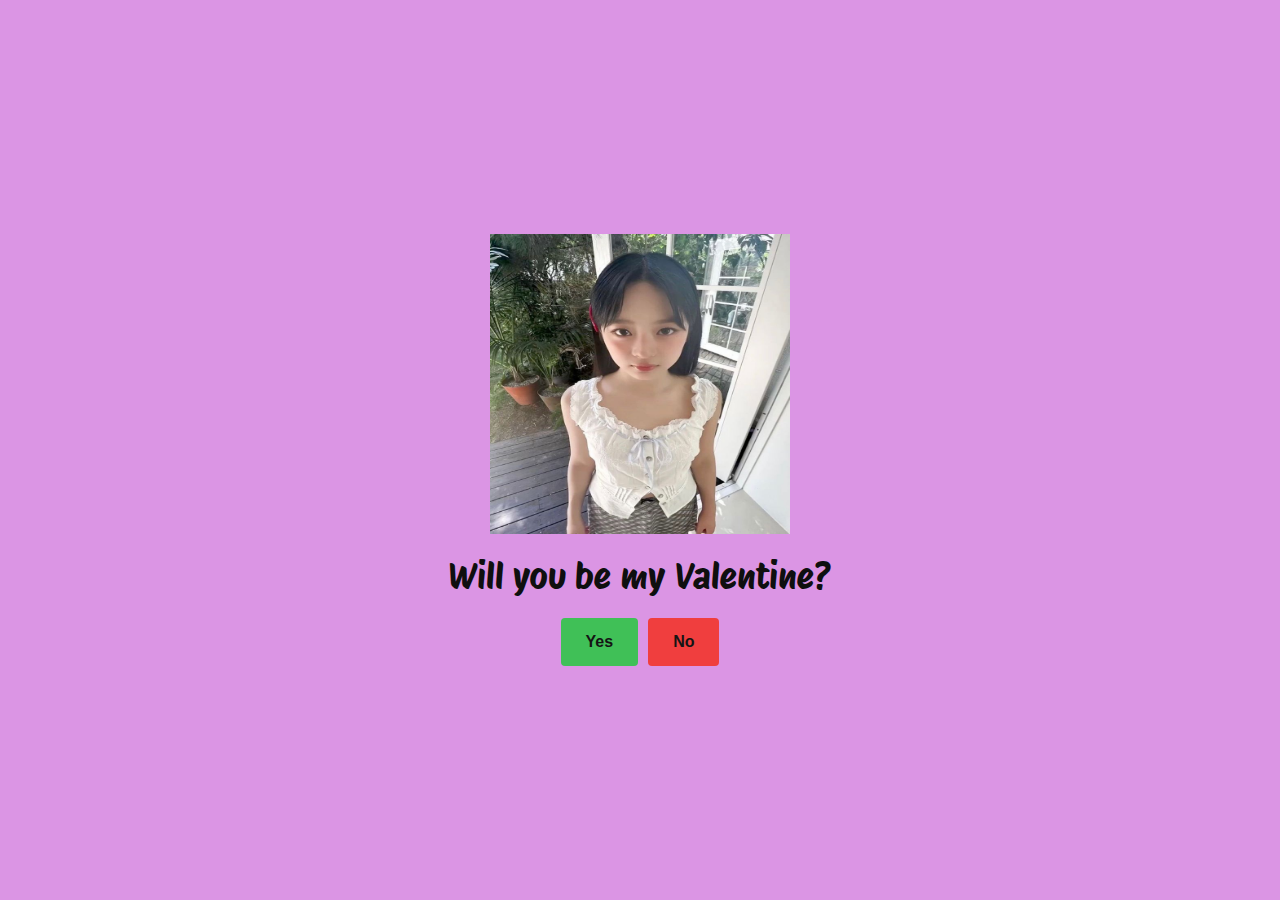
<file: index.html>
<!DOCTYPE html>
<html lang="en">
  <head>
    <meta charset="UTF-8" />
    <meta name="viewport" content="width=device-width, initial-scale=1.0" />
    <link rel="preconnect" href="https://fonts.googleapis.com" />
    <link rel="preconnect" href="https://fonts.gstatic.com" crossorigin />
    <link
      href="https://fonts.googleapis.com/css2?family=Protest+Riot&display=swap"
      rel="stylesheet"
    />
    <link rel="stylesheet" href="style.css" />
    <title>Valentine</title>
  </head>
  <body>
    <main class="container">
      <img class="cat-img" src="cat-0.jpeg" alt="Picture of a cat" />
      <p class="title">Will you be my Valentine?</p>
      <div class="buttons">
        <button type="button" class="btn btn--yes">Yes</button>
        <button type="button" class="btn btn--no">No</button>
      </div>
    </main>

    <script type="module" src="script.js"></script>
  </body>
</html>
</file>
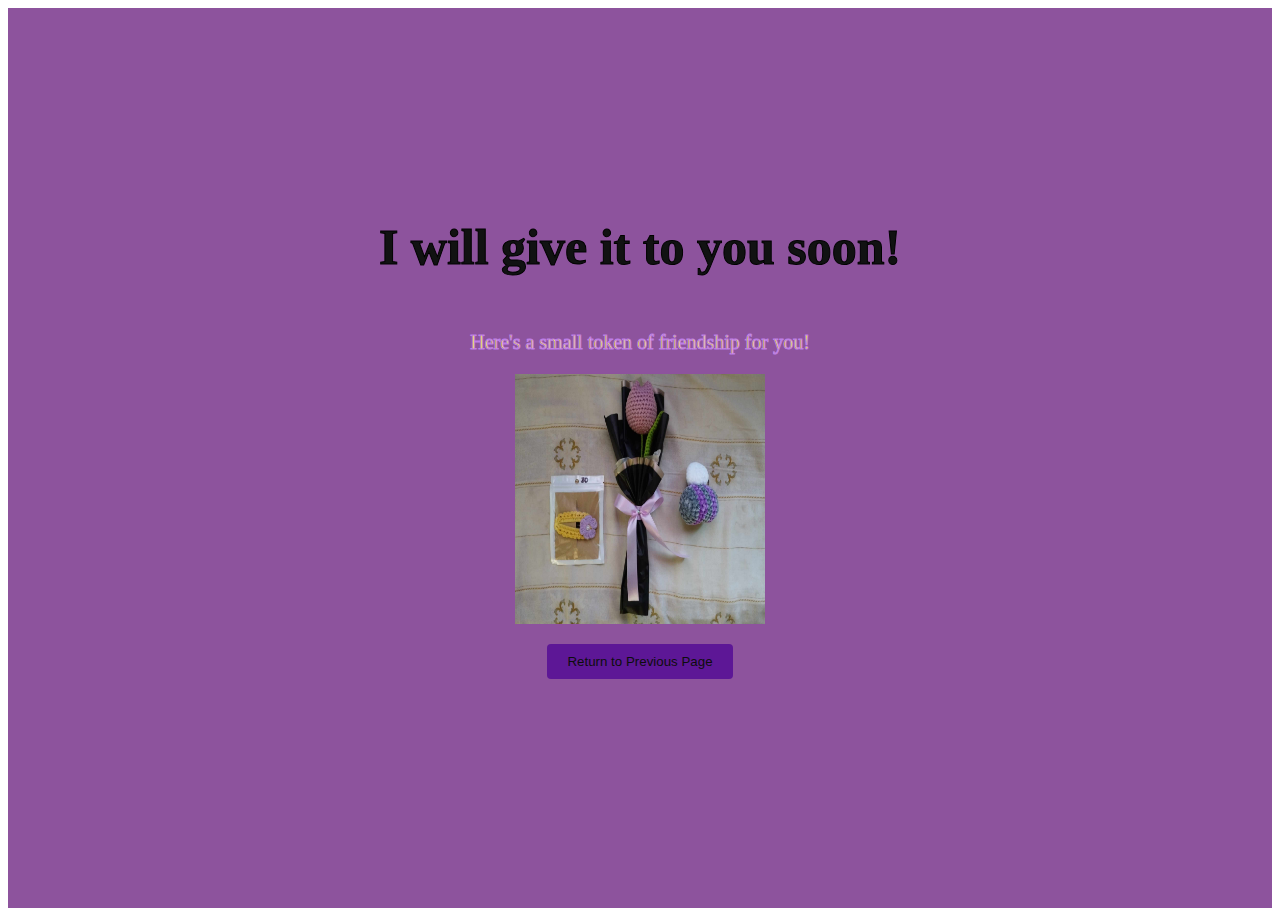
<file: gift.html>
<!DOCTYPE html>
<html>

<head>
  <meta charset="utf-8">
  <meta name="viewport" content="width=device-width">
  <title>replit</title>
  <link href="gift.css" rel="stylesheet" type="text/css" />
</head>

<body>
  <header id="showcase">
    <h1>I will give it to you soon! </h1>
    <p>
      Here's a small token of friendship for you!
    </p>

  <img src="gift.jpg" alt="Your Image" class="image-button">

    <a href="content.html">
      <button id="returnButton">Return to Previous Page</button>
       </a> 

  <script src="script.js"></script>



  <br> <br> <br>
</body>

</html>
</file>
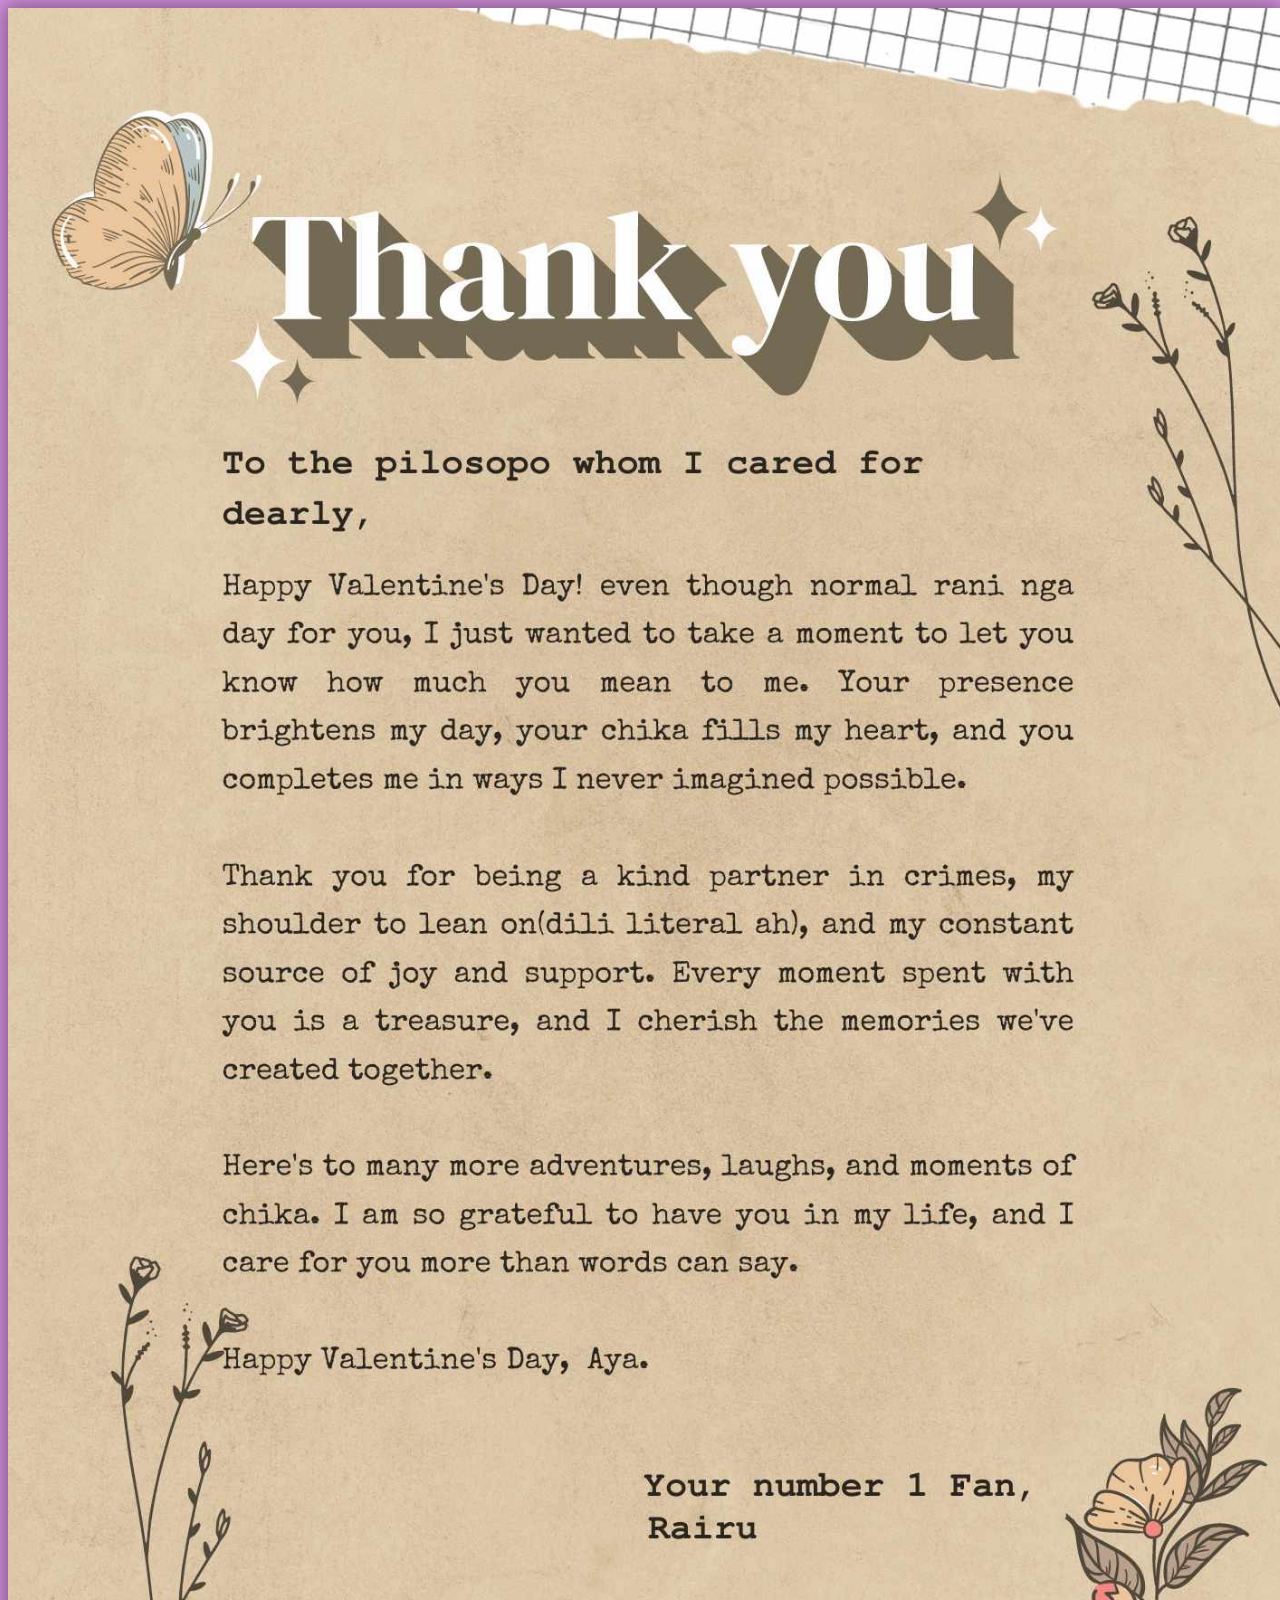
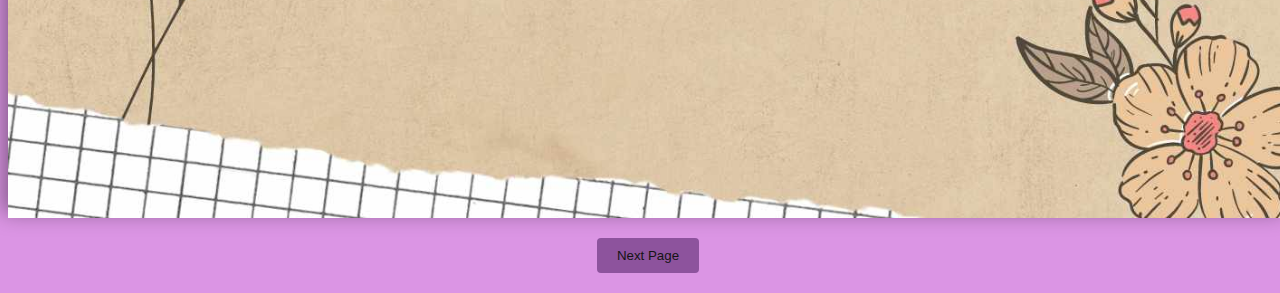
<file: letter.html>
<html>
  <head>
  <meta charset="utf-8">
  <meta name="viewport" content="width=device-width">
  <title>replit</title>
  <link href="letter.css" rel="stylesheet" type="text/css">
</head>

<body>

  <div class="letter">
  <center> <img src="letter.jpg"> </center>

 </div>

  <a href="gift.html">
    <button id="returnButton"> Next Page </button>
     </a> 



</body></html>
</file>
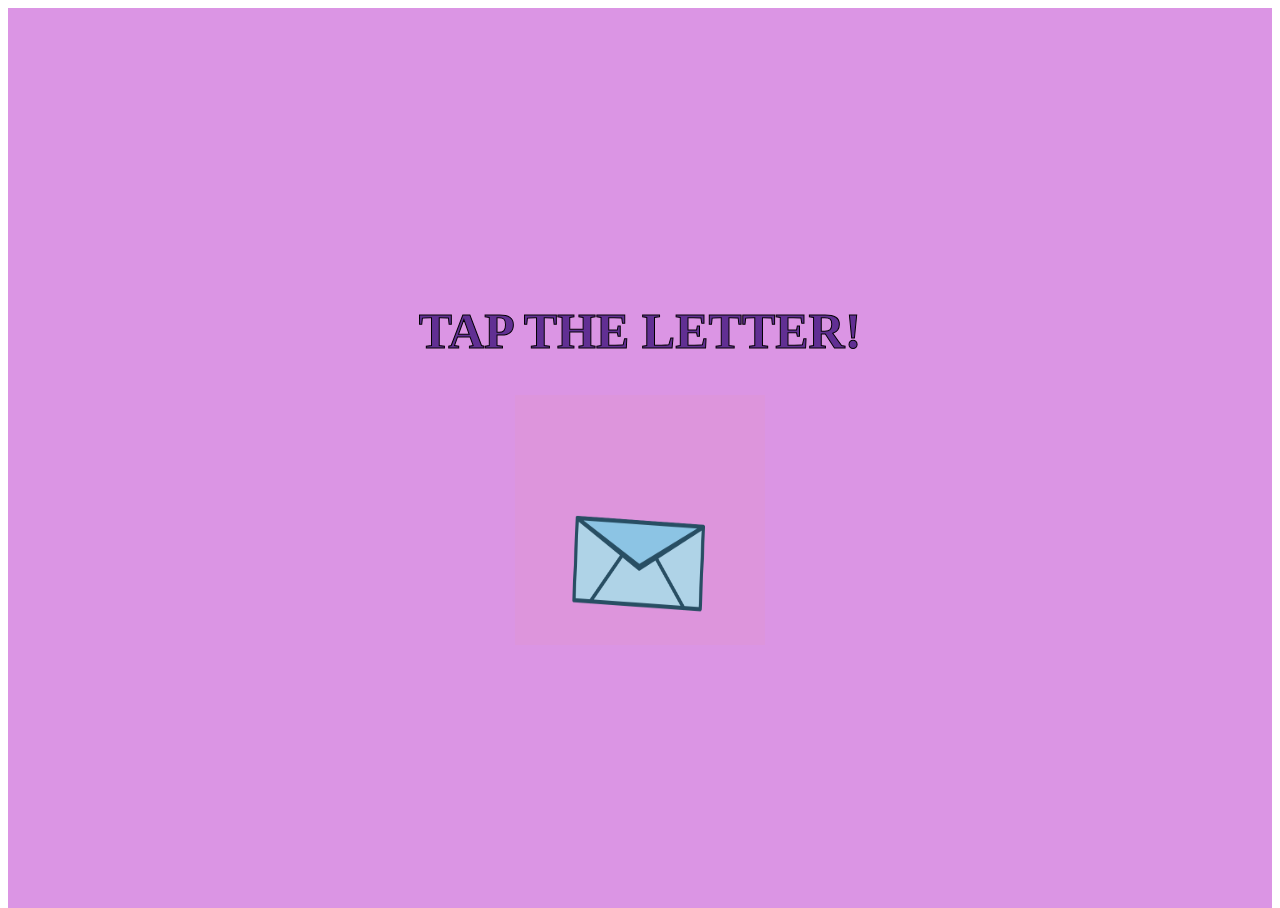
<file: new_page.html>
<!DOCTYPE html>
<html>

<head>
  <meta charset="utf-8">
  <meta name="viewport" content="width=device-width">
  <title>replit</title>
  <link href="new.css" rel="stylesheet" type="text/css" />
</head>

<body>
  <header id="showcase">
    <h1>TAP THE LETTER! </h1>
   <a href="letter.html">
  <img src="val.gif" alt="Your Image" class="image-button">
</a>

  <script src="script.js"></script>

</body>

</html>
</file>
<file: style.css>
* {
  margin: 0;
  padding: 0;
  box-sizing: border-box;
}

html {
  font-size: 62.5%;
}

body {
  background-color: #db95e4;
  font-family: "Protest Riot", sans-serif;
}

.container {
  height: 100vh;
  margin: 0 auto;

  display: flex;
  flex-direction: column;
  align-items: center;
  justify-content: center;
}

.cat-img {
  width: 30rem;
  height: 30rem;
  margin-bottom: 2rem;
}

.title {
  font-size: 3.6rem;
  color: #0f0f0f;
  text-align: center;
  margin-bottom: 2rem;
}

.buttons {
  display: flex;
  flex-wrap: wrap;
  align-items: center;
  justify-content: center;

  gap: 1rem;
}

.btn {
  padding: 1.5rem 2.5rem;
  border: none;
  border-radius: 4px;

  color: #151414;
  font-size: 1.6rem;
  font-weight: 600;
  cursor: pointer;
  display: inline-block;
}

.btn--yes {
  background-color: #40c057;
}

.btn--no {
  background-color: #f03e3e;
}

.hidden {
  display: none;
}
</file>
<file: gift.css>
html {
  height: 100%;
  width: 100%;
}

#showcase {
  background-color: #8d539d;
  background-size: cover;
  background-position: center;
  height: 100vh;
  display: flex;
  flex-direction: column;
  justify-content: center;
  align-items: center;
  text-align: center;
  padding: 0 20px;
}

#showcase h1 {
  font-size: 50px;
  line-height: 1.2;
 -webkit-text-fill-color: #111212;
  -webkit-text-stroke-width: 1px;
}
#showcase p {
  font-size: 20px;
  color: rgb(255, 255, 0);
  -webkit-text-stroke-width: 1px;
  -webkit-text-stroke-color: #bd7ee7;

}
#showcase .button {
  font-size: 18px ;
  text-decoration: none;
  color: #bd7ee7;
  border: #bd7ee7 2px solid;
  line-height: 2cm;
  padding: 10px 20px;
  border-radius: 10px;
  margin-top: 20px;

}

#showcase .button:hover {
  background: #ff00ff9 1px;
  color: #7100d4;


}

.image-button {

  width: 250px;
  height: 250px;
   position: center;
  top: 120px;
  cursor: pointer;
  animation: up 3s linear infinite;
}

#returnButton {

    background-color: #5d1796;
    color: #0d0d0d;
    padding: 10px 20px;
    border: none;
    cursor: pointer;
    border-radius: 4px;
    text-decoration: none;
    margin-top: 20px; /* Adjust the value as needed */
}

/* Hover effect */
#returnButton:hover {
    background-color: #46c318;
}
</file>
<file: letter.css>
body {
  height: 100%;
  width: 100%;
  text-align: center;
  background-color: #db95e4;

}

img {
  max-width: 100%; /* Make the image responsive */
  height: auto;
  position: relative;
  top: 5%; /* Adjusted for responsiveness */
  box-shadow: -5px -5px 20px rgba(0, 0, 0, 0.4);
  cursor: pointer;
  animation: up 3s linear infinite;
}

@keyframes up {
  0%, 100%{
    transform: translateY(0);
  }
  50% {
    transform: translateY(0);
  }
}

.letter h1 {
  text-align: center;
  font-family: 'Brush Script MT', cursive;
}

.shadow {
  position: absolute;
  width: 20%; /* Adjusted for responsiveness */
  height: 2%; /* Adjusted for responsiveness */
  border-radius: 50%;
  background-color: rgba(0, 0, 0, 0.03);
  top: 8%; /* Adjusted for responsiveness */
  left: -2%; /* Adjusted for responsiveness */
  z-index: -1;
  animation: scale 3s linear infinite;
}

@keyframes scale {
  0%, 100%{
    transform: scaleX(1);
  }
  50% {
    transform: scaleX(0.85);
  }
}

/* Responsive layout */
@media screen and (max-width: 800px) {
  img {
    top: 10%; /* Adjusted for responsiveness */
  }

  .shadow {
    top: 12%; /* Adjusted for responsiveness */
  }
}

@media screen and (max-width: 600px) {
  img {
    top: 15%; /* Adjusted for responsiveness */
  }

  .shadow {
    top: 18%; /* Adjusted for responsiveness */
  }
}

@media screen and (max-width: 400px) {
  img {
    top: 20%; /* Adjusted for responsiveness */
  }

  .shadow {
    top: 25%; /* Adjusted for responsiveness */
  }
}

#returnButton {
  background-color: #8d539d;
  color: #151414;
  padding: 10px 20px;
  border: none;
  cursor: pointer;
  border-radius: 4px;
  text-decoration: none;
  margin: 20px auto; /* Center the button horizontally and add space above and below */
  margin-bottom: 20px;
}

/* Hover effect */
#returnButton:hover {
  background-color: #8610b1;
}
</file>
<file: new.css>
html {
  height: 100%;
  width: 100%;
}

#showcase {
  background-color: #db95e4;
  background-size: cover;
  background-position: center;
  height: 100vh;
  display: flex;
  flex-direction: column;
  justify-content: center;
  align-items: center;
  text-align: center;
  padding: 0 20px;
}

#showcase h1 {
  font-size: 50px;
  line-height: 1.2;
 -webkit-text-fill-color: #612f93;
  -webkit-text-stroke-width: 1px;
}
#showcase p {
  font-size: 20px;
  color: rgb(255, 255, 0);
  -webkit-text-stroke-width: 1px;
  -webkit-text-stroke-color: #bd7ee7;

}
#showcase .button {
  font-size: 18px ;
  text-decoration: none;
  color: #bd7ee7;
  border: #bd7ee7 2px solid;
  line-height: 2cm;
  padding: 10px 20px;
  border-radius: 10px;
  margin-top: 20px;

}

#showcase .button:hover {
  background: #ff00ff9 1px;
  color: #7100d4;


}

.image-button {

  width: 250px;
  height: 250px;
   position: center;
  top: 120px;
  cursor: pointer;
  animation: up 3s linear infinite;
}

@keyframes up {
  0%, 100%{
    transfrom: translateY(0);
  }
  50% {
    transform: translateY(-20px);
  }
}
</file>
